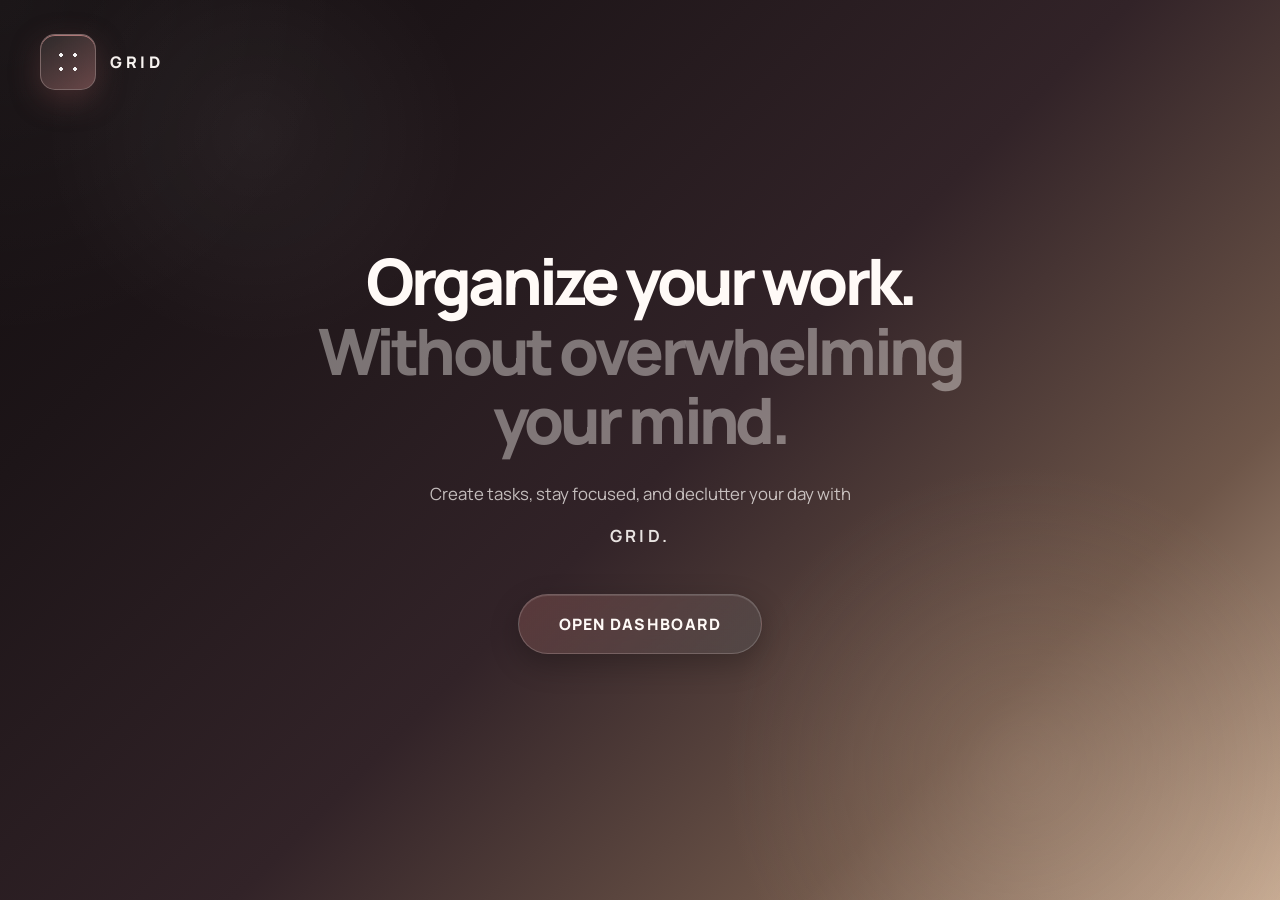
<file: index.html>
<!DOCTYPE html>
<html lang="en">

<head>
    <meta charset="UTF-8" />
    <meta name="viewport" content="width=device-width, initial-scale=1.0" />
    <title>GRID • TaskManagementApp</title>

    <link href="https://fonts.googleapis.com/css2?family=Manrope:wght@400;500;600;700;800&display=swap"
        rel="stylesheet">

    <link rel="stylesheet" href="css/global.css" />
    <link rel="stylesheet" href="css/home.css" />
</head>

<body>
    <main class="home-page">
        <div class="brand">
            <div class="logo"></div>
            <div class="brand-copy">
                <span class="brand-name">GRID</span>
            </div>
        </div>

        <section class="hero">
            <h1>
                Organize your work.<br>
                <span>Without overwhelming your mind.</span>
            </h1>

            <p class="description">
                Create tasks, stay focused, and declutter your day with
                <span class="brand-line">GRID.</span>
            </p>

            <a href="dashboard.html" class="dashboard-btn">
                OPEN DASHBOARD
            </a>
        </section>
    </main>
</body>

</html>
</file>
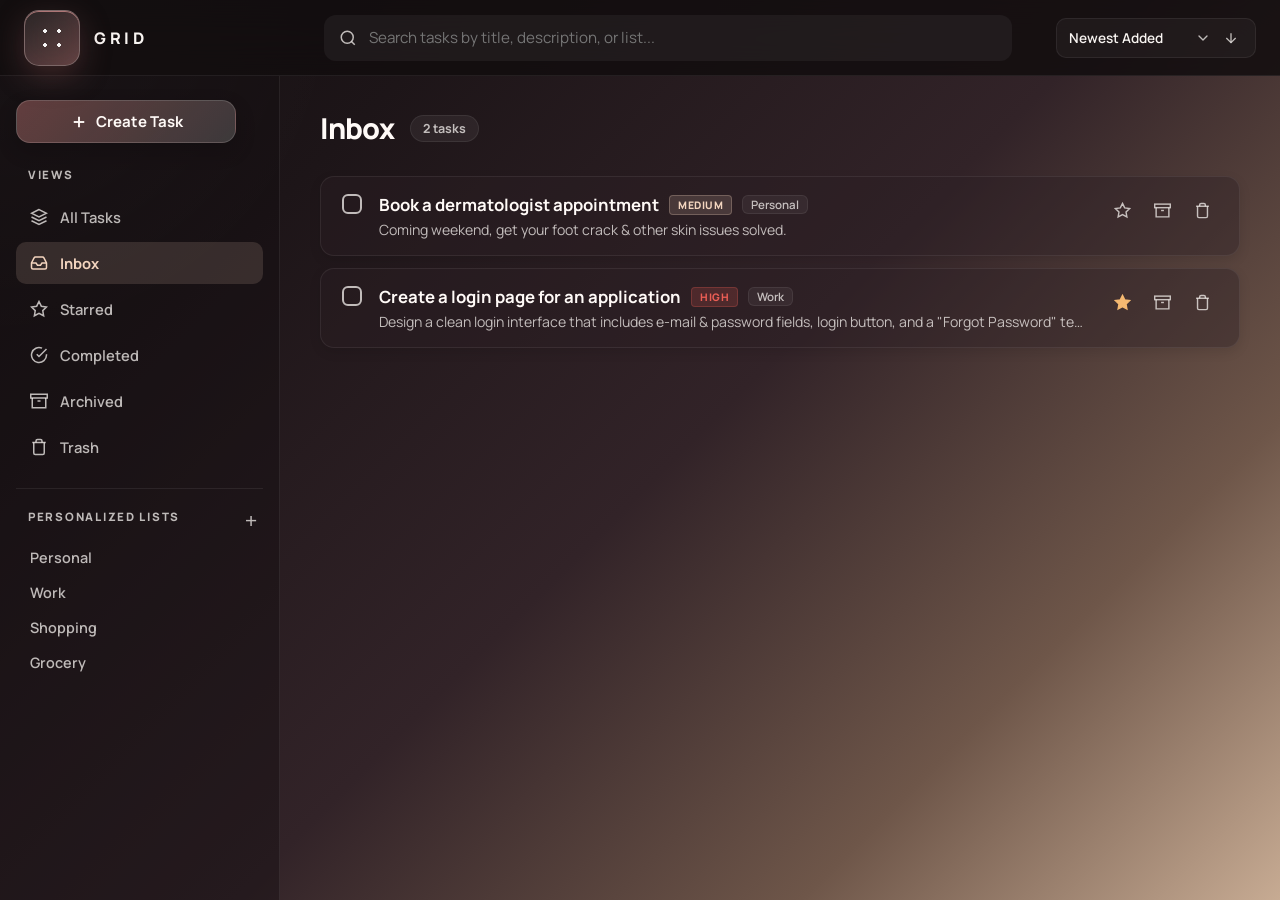
<file: dashboard.html>
<!DOCTYPE html>
<html lang="en">

<head>
    <meta charset="UTF-8" />
    <meta name="viewport" content="width=device-width, initial-scale=1.0" />
    <title>GRID • Dashboard</title>
    <link href="https://fonts.googleapis.com/css2?family=Manrope:wght@400;500;600;700;800&display=swap"
        rel="stylesheet">
    <link rel="stylesheet" href="css/global.css" />
    <link rel="stylesheet" href="css/dashboard.css" />
</head>

<body>
    <header class="topbar">
        <div class="topbar-left">
            <button class="sidebar-toggle" id="sidebarToggle" aria-label="Toggle Navigation Sidebar">
                <div class="logo"></div>
                <span class="brand-name">GRID</span>
            </button>
        </div>

        <div class="topbar-center">
            <div class="search-container">
                <svg class="search-icon" viewBox="0 0 24 24" fill="none" stroke="currentColor" stroke-width="2">
                    <circle cx="11" cy="11" r="8"></circle>
                    <line x1="21" y1="21" x2="16.65" y2="16.65"></line>
                </svg>
                <input type="text" id="searchInput" placeholder="Search tasks by title, description, or list..."
                    autocomplete="off">
                <button id="clearSearchBtn" class="clear-search-btn" aria-label="Clear search"
                    title="Clear Search">&times;</button>
            </div>
        </div>

        <div class="topbar-right">
            <div class="sort-filter-group">
                <select id="sortBy" class="control-select" title="Sort Criteria">
                    <option value="newest">Newest Added</option>
                    <option value="alpha">Alphabetical (A-Z)</option>
                    <option value="priority">Priority Order</option>
                </select>
                <button id="sortOrderToggle" class="icon-toggle-btn" title="Toggle Sort Order Direction"
                    aria-label="Toggle order direction">
                    <svg id="sortOrderIcon" viewBox="0 0 24 24" fill="none" stroke="currentColor" stroke-width="2">
                        <line x1="12" y1="5" x2="12" y2="19"></line>
                        <polyline points="19 12 12 19 5 12"></polyline>
                    </svg>
                </button>
            </div>
        </div>
    </header>

    <div class="app-container">
        <aside class="sidebar" id="sidebarPanel">
            <div class="sidebar-scroll-wrapper">
                <button id="openCreateModalBtn" class="create-task-btn">
                    <svg viewBox="0 0 24 24" fill="none" stroke="currentColor" stroke-width="2.5">
                        <line x1="12" y1="5" x2="12" y2="19"></line>
                        <line x1="5" y1="12" x2="19" y2="12"></line>
                    </svg>
                    <span>Create Task</span>
                </button>

                <nav class="sidebar-nav">
                    <div class="nav-section-title">Views</div>
                    <button class="nav-item active" data-view="all">
                        <svg viewBox="0 0 24 24" fill="none" stroke="currentColor" stroke-width="2">
                            <path d="M12 2L2 7l10 5 10-5-10-5zM2 17l10 5 10-5M2 12l10 5 10-5"></path>
                        </svg>
                        <span>All Tasks</span>
                    </button>
                    <button class="nav-item" data-view="inbox">
                        <svg viewBox="0 0 24 24" fill="none" stroke="currentColor" stroke-width="2">
                            <polyline points="22 12 16 12 14 15 10 15 8 12 2 12"></polyline>
                            <path
                                d="M5.45 5.11L2 12v6a2 2 0 0 0 2 2h16a2 2 0 0 0 2-2v-6l-3.45-6.89A2 2 0 0 0 16.76 4H7.24a2 2 0 0 0-1.79 1.11z">
                            </path>
                        </svg>
                        <span>Inbox</span>
                    </button>
                    <button class="nav-item" data-view="starred">
                        <svg viewBox="0 0 24 24" fill="none" stroke="currentColor" stroke-width="2">
                            <polygon
                                points="12 2 15.09 8.26 22 9.27 17 14.14 18.18 21.02 12 17.77 5.82 21.02 7 14.14 2 9.27 8.91 8.26 12 2">
                            </polygon>
                        </svg>
                        <span>Starred</span>
                    </button>
                    <button class="nav-item" data-view="completed">
                        <svg viewBox="0 0 24 24" fill="none" stroke="currentColor" stroke-width="2">
                            <path d="M22 11.08V12a10 10 0 1 1-5.93-9.14"></path>
                            <polyline points="22 4 12 14.01 9 11.01"></polyline>
                        </svg>
                        <span>Completed</span>
                    </button>
                    <button class="nav-item" data-view="archived">
                        <svg viewBox="0 0 24 24" fill="none" stroke="currentColor" stroke-width="2">
                            <polyline points="21 8 21 21 3 21 3 8"></polyline>
                            <rect x="1" y="3" width="22" height="5"></rect>
                            <line x1="10" y1="12" x2="14" y2="12"></line>
                        </svg>
                        <span>Archived</span>
                    </button>
                    <button class="nav-item" data-view="trash">
                        <svg viewBox="0 0 24 24" fill="none" stroke="currentColor" stroke-width="2">
                            <polyline points="3 6 5 6 21 6"></polyline>
                            <path d="M19 6v14a2 2 0 0 1-2 2H7a2 2 0 0 1-2-2V6m3 0V4a2 2 0 0 1 2-2h4a2 2 0 0 1 2 2v2">
                            </path>
                        </svg>
                        <span>Trash</span>
                    </button>
                </nav>

                <div class="sidebar-divider"></div>
                <div class="lists-section">
                    <div class="lists-header">
                        <span class="nav-section-title">Personalized Lists</span>
                        <button id="addListBtn" title="Create New List" aria-label="Add custom list">+</button>
                    </div>
                    <div id="customListsContainer" class="custom-lists-list">
                    </div>
                </div>
            </div>
        </aside>

        <main class="center-content">
            <div class="view-header-row">
                <h2 id="currentViewTitle">All Tasks</h2>
                <span id="taskCounter" class="task-counter-pill">0 tasks</span>
            </div>

            <div id="taskList" class="task-list-grid">
            </div>
        </main>

        <aside class="inspector-panel" id="inspectorPanel">
            <div class="inspector-header">
                <h3>Task Details</h3>
                <button id="closeInspectorBtn" class="close-btn" aria-label="Close details view">&times;</button>
            </div>
            <div id="inspectorContent" class="inspector-body">
            </div>
        </aside>
    </div>

    <div class="modal-overlay" id="taskModal">
        <div class="modal-window">
            <div class="modal-header">
                <h3 id="modalTitle">Create Task</h3>
                <button id="closeModalBtn" class="close-btn" aria-label="Close modal dialog">&times;</button>
            </div>
            <form id="taskForm" class="modal-body">
                <input type="hidden" id="formTaskId" value="">

                <div class="form-group">
                    <label for="taskTitleInput">Task Title *</label>
                    <input type="text" id="taskTitleInput" placeholder="What needs to be done?" required
                        maxLength="120">
                </div>

                <div class="form-group">
                    <label for="taskDescInput">Description</label>
                    <textarea id="taskDescInput" rows="4"
                        placeholder="Add more information or notes here..."></textarea>
                </div>

                <div class="form-row">
                    <div class="form-group">
                        <label for="taskCategorySelect">Assign List</label>
                        <select id="taskCategorySelect">
                            <option value="">None (Unassigned)</option>
                        </select>
                    </div>

                    <div class="form-group">
                        <label for="taskPrioritySelect">Priority Level</label>
                        <select id="taskPrioritySelect">
                            <option value="low">Low Priority</option>
                            <option value="medium" selected>Medium Priority</option>
                            <option value="high">High Priority</option>
                        </select>
                    </div>
                </div>

                <div class="modal-footer">
                    <button type="button" id="cancelModalBtn" class="btn btn-secondary">Cancel</button>
                    <button type="submit" id="submitModalBtn" class="btn btn-primary">Save Task</button>
                </div>
            </form>
        </div>
    </div>

    <div id="toastContainer" class="toast-stack"></div>
    <script src="js/dashboard.js"></script>
</body>

</html>
</file>
<file: css/global.css>
* {
    margin: 0;
    padding: 0;
    box-sizing: border-box;
}

:root {
    --bg:
        radial-gradient(circle at top left,
            rgba(255, 255, 255, 0.04),
            transparent 22%),
        linear-gradient(135deg,
            #120d0f 0%,
            #1d1518 22%,
            #322328 52%,
            #6e5649 78%,
            #c7ab93 100%);

    --text: #f8f4f1;
    --muted: rgba(248, 244, 241, 0.74);
    --accent: #f3d5bf;
    --accent-text: #1a1315;
    --font-main: "Manrope", sans-serif;
}

html,
body {
    min-height: 100%;
    font-family: var(--font-main);
    -webkit-font-smoothing: antialiased;
    -moz-osx-font-smoothing: grayscale;
}

body.light-theme {
    --bg: #f4f4f5;
    --text: #111111;
    --muted: #555555;
}

.brand {
    display: flex;
    align-items: center;
    gap: 14px;
}

.logo {
    width: 56px;
    height: 56px;
    border-radius: 15px;
    position: relative;
    overflow: hidden;
    flex-shrink: 0;

    display: flex;
    align-items: center;
    justify-content: center;

    background:
        linear-gradient(145deg,
            rgba(58, 54, 54, 0.616),
            rgba(174, 115, 115, 0.522));

    border: 1px solid rgba(129, 108, 108, 0.934);
    backdrop-filter: blur(18px);

    box-shadow:
        inset 0 1px 0 rgba(195, 131, 131, 0.849),
        0 10px 30px rgba(121, 75, 75, 0.418);
}

/* logo symbol */

.logo::before {
    content: "";
    width: 24px;
    height: 24px;
    border-radius: 12px;
    background:
        radial-gradient(circle at 5px 5px,
            rgba(255, 255, 255, 0.95) 0 2px,
            transparent 2.1px),

        radial-gradient(circle at 19px 5px,
            rgba(255, 255, 255, 0.95) 0 2px,
            transparent 2.1px),

        radial-gradient(circle at 5px 19px,
            rgba(255, 255, 255, 0.95) 0 2px,
            transparent 2.1px),

        radial-gradient(circle at 19px 19px,
            rgba(255, 255, 255, 0.95) 0 2px,
            transparent 2.1px);
}

.brand-name {
    color: var(--text);
    font-size: 1rem;
    font-weight: 800;
    letter-spacing: 0.22em;
    text-transform: uppercase;
}
</file>
<file: css/home.css>
body {
    background: var(--bg);
    color: var(--text);
}

.background-glow {
    position: absolute;
    border-radius: 50%;
    filter: blur(100px);
    opacity: 0.25;
    pointer-events: none;
    will-change: transform;
}

.home-page {
    min-height: 100dvh;
    display: flex;
    flex-direction: column;
    align-items: center;
    justify-content: center;
    text-align: center;
    padding: 40px 32px;
    position: relative;
    overflow: hidden;
    z-index: 1;
}

.home-page::before {
    content: "";
    position: absolute;
    inset: 0;
    background:
        radial-gradient(circle at 20% 15%,
            rgba(255, 255, 255, 0.05),
            transparent 18%),

        radial-gradient(circle at 80% 85%,
            rgba(199, 171, 147, 0.20),
            transparent 24%);

    opacity: 0.95;
    pointer-events: none;
    z-index: 0;
}

.brand {
    position: absolute;
    top: 34px;
    left: 40px;
    z-index: 2;
}

.hero {
    flex: 1;
    display: flex;
    flex-direction: column;
    justify-content: center;
    align-items: center;
    max-width: 820px;
    position: relative;
    z-index: 1;
    animation: heroFade 1.1s ease;
}

/* "Organize your work." in the heading */

.hero h1 {
    font-size: clamp(2.4rem, 5vw, 4.2rem);
    line-height: 1.08;
    letter-spacing: -0.06em;
    font-weight: 800;
    margin-bottom: 24px;
    max-width: 720px;
    overflow-wrap: break-word;
    color: #fffaf7;
}

/* "Without overwhelming your mind." in the heading */

.hero h1 span {
    opacity: 0.48;
    color: rgba(248, 244, 241, 0.86);
}

.description {
    max-width: 540px;
    margin-bottom: 42px;
    color: var(--muted);
    font-size: 1.05rem;
    line-height: 1.9;
}

/* "GRID." in the description */

.brand-line {
    display: block;
    margin-top: 10px;
    text-align: center;
    font-weight: 700;
    letter-spacing: 0.18em;
    text-transform: uppercase;
    color: var(--text);
    opacity: 0.92;
}

.dashboard-btn {
    display: inline-flex;
    align-items: center;
    justify-content: center;
    min-width: 190px;
    padding: 18px 40px;
    border-radius: 999px;
    background:
        linear-gradient(135deg,
            rgba(118, 73, 73, 0.579),
            rgba(87, 85, 85, 0.49));

    color: #fffaf7;
    border: 1px solid rgba(255, 255, 255, 0.18);
    backdrop-filter: blur(16px);
    text-decoration: none;

    font-size: 0.98rem;
    font-weight: 800;
    letter-spacing: 0.08em;
    text-transform: uppercase;

    cursor: pointer;
    position: relative;
    overflow: hidden;
    transition:
        transform 0.28s ease,
        box-shadow 0.28s ease,
        background 0.28s ease,
        border-color 0.28s ease;

    box-shadow:
        0 10px 30px rgba(0, 0, 0, 0.24),
        inset 0 1px 0 rgba(255, 255, 255, 0.12);
}

.dashboard-btn:hover {
    transform: translateY(-2px) scale(1.015);
    background:
        linear-gradient(135deg,
            rgba(255, 255, 255, 0.28),
            rgba(255, 255, 255, 0.16));

    border-color: rgba(255, 255, 255, 0.26);
    box-shadow:
        0 18px 50px rgba(0, 0, 0, 0.32),
        0 0 22px rgba(243, 213, 191, 0.18),
        inset 0 1px 0 rgba(255, 255, 255, 0.18);
}

.dashboard-btn::before {
    content: "";
    position: absolute;
    top: 0;
    left: -120%;
    width: 70%;
    height: 100%;
    background:
        linear-gradient(90deg,
            transparent,
            rgba(255, 255, 255, 0.22),
            transparent);

    transform: skewX(-20deg);
    transition: left 0.7s ease;
}

@media (max-width: 768px) {
    .brand {
        top: 24px;
        left: 24px;
    }

    .hero {
        margin-top: 40px;
    }

    .hero h1 {
        font-size: clamp(2.5rem, 10vw, 3rem);
        line-height: 1.05;
    }

    .description {
        font-size: 1rem;
        line-height: 1.8;
        max-width: 90%;
    }

    .dashboard-btn {
        width: 100%;
        max-width: 280px;
    }
}

@keyframes heroFade {
    from {
        opacity: 0;
        transform: translateY(20px);
    }

    to {
        opacity: 1;
        transform: translateY(0);
    }
}
</file>
<file: css/dashboard.css>
body {
    background: var(--bg);
    color: var(--text);
    overflow-x: hidden;
}

:root {
    --topbar-height: 76px;
    --sidebar-width: 280px;
    --inspector-width: 380px;
    --glass-bg: rgba(26, 19, 21, 0.45);
    --glass-border: rgba(255, 255, 255, 0.07);
    --surface-card: rgba(43, 32, 36, 0.4);
    --surface-hover: rgba(243, 213, 191, 0.08);
    --shadow-premium: 0 16px 40px rgba(0, 0, 0, 0.45);
}

html {
    scroll-behavior: smooth;
}

*,
*::before,
*::after {
    box-sizing: border-box;
}

.topbar {
    position: fixed;
    top: 0;
    left: 0;
    right: 0;
    height: calc(var(--topbar-height) + env(safe-area-inset-top));
    background: rgba(18, 13, 15, 0.85);
    backdrop-filter: blur(20px);
    -webkit-backdrop-filter: blur(20px);
    border-bottom: 1px solid var(--glass-border);
    display: grid;
    grid-template-columns: var(--sidebar-width) 1fr auto;
    align-items: center;
    padding: 0 24px 0 0;
    z-index: 100;
}

.topbar-left {
    padding-left: 24px;
    display: flex;
    align-items: center;
}

.sidebar-toggle {
    background: transparent;
    border: none;
    display: flex;
    align-items: center;
    gap: 14px;
    cursor: pointer;
    text-align: left;
    outline: none;
    padding: 4px;
    border-radius: 8px;
}

.sidebar-toggle:focus-visible {
    box-shadow: 0 0 0 2px var(--accent);
}

.topbar-center {
    display: flex;
    justify-content: center;
    width: 100%;
    max-width: 720px;
    margin: 0 auto;
    padding: 0 16px;
}

.search-container {
    position: relative;
    width: 100%;
    display: flex;
    align-items: center;
    background: rgba(255, 255, 255, 0.05);
    border: 1px solid transparent;
    border-radius: 12px;
    padding: 0 14px;
    transition: background 0.2s, border-color 0.2s;
}

.search-container:focus-within {
    background: rgba(26, 19, 21, 0.9);
    border-color: rgba(243, 213, 191, 0.35);
    box-shadow: 0 4px 20px rgba(0, 0, 0, 0.2);
}

.search-icon {
    width: 18px;
    height: 18px;
    color: var(--muted);
    flex-shrink: 0;
}

.search-container input {
    width: 100%;
    height: 44px;
    background: transparent;
    border: none;
    outline: none;
    color: var(--text);
    font-family: var(--font-main);
    font-size: 0.95rem;
    padding: 0 12px;
}

.clear-search-btn {
    background: transparent;
    border: none;
    color: var(--muted);
    font-size: 1.4rem;
    cursor: pointer;
    padding: 0 4px;
    display: none;
}

.clear-search-btn:hover {
    color: var(--text);
}

.topbar-right {
    display: flex;
    align-items: center;
    gap: 12px;
}

.sort-filter-group {
    display: flex;
    align-items: center;
    background: rgba(255, 255, 255, 0.04);
    border: 1px solid var(--glass-border);
    border-radius: 10px;
    padding: 2px 8px 2px 4px;
}

.control-select {
    background: transparent;
    border: none;
    outline: none;
    color: var(--text);
    font-family: var(--font-main);
    font-size: 0.85rem;
    font-weight: 600;
    padding: 8px 24px 8px 8px;
    cursor: pointer;
    appearance: none;
    -webkit-appearance: none;
    background-image: url("data:image/svg+xml;utf8,<svg xmlns='http://www.w3.org/2000/svg' width='16' height='16' viewBox='0 0 24 24' fill='none' stroke='rgba(248,244,241,0.74)' stroke-width='2' stroke-linecap='round' stroke-linejoin='round'><polyline points='6 9 12 15 18 9'></polyline></svg>");
    background-repeat: no-repeat;
    background-position: right 4px center;
}

.control-select option {
    background-color: #1a1315 !important;
    color: #f8f4f1 !important;
}

.icon-toggle-btn {
    background: transparent;
    border: none;
    color: var(--muted);
    width: 32px;
    height: 32px;
    border-radius: 8px;
    display: flex;
    align-items: center;
    justify-content: center;
    cursor: pointer;
    transition: background 0.2s, color 0.2s;
}

.icon-toggle-btn:hover {
    background: rgba(255, 255, 255, 0.06);
    color: var(--text);
}

.icon-toggle-btn svg {
    width: 16px;
    height: 16px;
    transition: transform 0.2s;
}

.app-container {
    position: fixed;
    top: calc(var(--topbar-height) + env(safe-area-inset-top));
    bottom: 0;
    left: 0;
    right: 0;
    display: flex;
    overflow: hidden;
}

.sidebar {
    width: var(--sidebar-width);
    height: 100%;
    background: rgba(18, 13, 15, 0.4);
    border-right: 1px solid var(--glass-border);
    flex-shrink: 0;
    transition: transform 0.3s cubic-bezier(0.4, 0, 0.2, 1);
    z-index: 80;
}

.sidebar-scroll-wrapper {
    height: 100%;
    overflow-y: auto;
    overflow-x: hidden;
    padding: 24px 16px;
}

.create-task-btn {
    display: flex;
    flex-direction: row;
    align-items: center;
    justify-content: center;
    gap: 8px;
    width: 100%;
    max-width: 220px;
    box-sizing: border-box;
    padding: 10px 16px;
    border-radius: 14px;
    background: linear-gradient(135deg, rgba(118, 73, 73, 0.8), rgba(87, 85, 85, 0.6));
    border: 1px solid rgba(255, 255, 255, 0.15);
    color: #fffaf7;
    font-family: var(--font-main);
    font-size: 15px;
    font-weight: 700;
    cursor: pointer;
    margin-bottom: 24px;
    box-shadow: 0 8px 20px rgba(0, 0, 0, 0.2);
    transition: transform 0.2s, box-shadow 0.2s, background 0.2s;
}

.create-task-btn svg {
    width: 18px;
    height: 18px;
    flex-shrink: 0;
}

.create-task-btn:hover {
    transform: translateY(-1px);
    background: linear-gradient(135deg, rgba(140, 88, 88, 0.9), rgba(105, 102, 102, 0.7));
    box-shadow: 0 12px 24px rgba(0, 0, 0, 0.3);
}

.nav-section-title {
    font-size: 0.72rem;
    text-transform: uppercase;
    letter-spacing: 0.15em;
    color: var(--muted);
    font-weight: 800;
    padding-left: 12px;
    margin-bottom: 10px;
}

.sidebar-nav {
    display: flex;
    flex-direction: column;
    gap: 4px;
}

.nav-item {
    width: 100%;
    padding: 11px 14px;
    border-radius: 10px;
    background: transparent;
    border: none;
    color: var(--muted);
    font-family: var(--font-main);
    font-size: 0.92rem;
    font-weight: 600;
    display: flex;
    align-items: center;
    gap: 12px;
    cursor: pointer;
    text-align: left;
    transition: background 0.2s, color 0.2s;
}

.nav-item:hover {
    background: var(--surface-hover);
    color: var(--text);
}

.nav-item.active {
    background: rgba(243, 213, 191, 0.14);
    color: var(--accent);
    font-weight: 700;
}

.nav-item svg {
    width: 18px;
    height: 18px;
    flex-shrink: 0;
}

.sidebar-divider {
    height: 1px;
    background: var(--glass-border);
    margin: 20px 0;
}

.lists-header {
    display: flex;
    align-items: center;
    justify-content: space-between;
    margin-bottom: 8px;
}

#addListBtn {
    background: transparent;
    border: none;
    color: var(--muted);
    font-size: 1.3rem;
    cursor: pointer;
    line-height: 1;
    width: 24px;
    height: 24px;
    border-radius: 6px;
    display: flex;
    align-items: center;
    justify-content: center;
}

#addListBtn:hover {
    background: rgba(255, 255, 255, 0.05);
    color: var(--text);
}

.custom-lists-list {
    display: flex;
    flex-direction: column;
    gap: 4px;
}

.list-item-row {
    display: flex;
    align-items: center;
    justify-content: space-between;
    width: 100%;
    padding: 4px 6px 4px 14px;
    border-radius: 8px;
    cursor: pointer;
    transition: background 0.2s;
    font-size: 0.9rem;
    color: var(--muted);
    font-weight: 600;
    border: none;
    background: transparent;
    text-align: left;
}

.list-item-row:hover,
.list-item-row.active {
    background: rgba(255, 255, 255, 0.04);
    color: var(--text);
}

.list-item-row.active {
    border-left: 3px solid var(--accent);
    border-radius: 0 8px 8px 0;
    padding-left: 11px;
}

.list-actions {
    display: flex;
    gap: 2px;
    opacity: 0;
    transition: opacity 0.2s;
}

.list-item-row:hover .list-actions {
    opacity: 1;
}

.list-action-btn {
    background: transparent;
    border: none;
    color: var(--muted);
    padding: 4px;
    cursor: pointer;
    border-radius: 4px;
}

.list-action-btn:hover {
    background: rgba(255, 255, 255, 0.1);
    color: var(--text);
}

.center-content {
    flex: 1;
    height: 100%;
    min-height: 0;
    overflow-y: auto;
    padding: 32px 40px;
    transition: padding 0.3s ease;
}

.view-header-row {
    display: flex;
    align-items: center;
    gap: 16px;
    margin-bottom: 28px;
}

.view-header-row h2 {
    font-size: 1.8rem;
    font-weight: 800;
    letter-spacing: -0.03em;
    color: #fffaf7;
}

.task-counter-pill {
    background: rgba(255, 255, 255, 0.06);
    border: 1px solid var(--glass-border);
    padding: 4px 12px;
    border-radius: 99px;
    font-size: 0.78rem;
    font-weight: 700;
    color: var(--muted);
}

.task-list-grid {
    display: flex;
    flex-direction: column;
    gap: 12px;
}

.task-card {
    background: var(--surface-card);
    border: 1px solid var(--glass-border);
    border-radius: 14px;
    padding: 16px 20px;
    display: grid;
    grid-template-columns: auto 1fr auto;
    align-items: start;
    gap: 16px;
    cursor: pointer;
    box-shadow: 0 4px 12px rgba(0, 0, 0, 0.1);
    transition: transform 0.2s, border-color 0.2s, background-color 0.2s, box-shadow 0.2s;
}

.task-card:hover {
    transform: translateY(-2px) scale(1.005);
    border-color: rgba(243, 213, 191, 0.2);
    background-color: rgba(56, 42, 47, 0.5);
    box-shadow: 0 8px 24px rgba(0, 0, 0, 0.2);
}

.task-card.active-inspection {
    border-color: rgba(243, 213, 191, 0.4);
    background-color: rgba(64, 48, 54, 0.6);
}

.task-card.state-completed {
    opacity: 0.55;
}

.task-card.state-completed .task-title {
    text-decoration: line-through;
    color: var(--muted);
}

.checkbox-container {
    display: flex;
    align-items: center;
    justify-content: center;
    width: 22px;
    height: 22px;
    position: relative;
}

.task-checkbox {
    appearance: none;
    -webkit-appearance: none;
    width: 20px;
    height: 20px;
    border: 2px solid var(--muted);
    border-radius: 6px;
    outline: none;
    cursor: pointer;
    transition: background 0.2s, border-color 0.2s;
    background: transparent;
}

.task-checkbox:checked {
    background: var(--accent);
    border-color: var(--accent);
}

.task-checkbox:checked::after {
    content: "";
    position: absolute;
    width: 5px;
    height: 10px;
    border: solid var(--accent-text);
    border-width: 0 2px 2px 0;
    transform: rotate(45deg);
    top: 4px;
    left: 8px;
}

.task-card-main {
    overflow: hidden;
}

.task-card-title-row {
    display: flex;
    align-items: center;
    gap: 10px;
    margin-bottom: 4px;
}

.task-title {
    font-size: 1.05rem;
    font-weight: 700;
    color: #fffaf7;
    white-space: nowrap;
    overflow: hidden;
    text-overflow: ellipsis;
}

.priority-tag {
    font-size: 0.65rem;
    font-weight: 800;
    text-transform: uppercase;
    padding: 2px 8px;
    border-radius: 4px;
    letter-spacing: 0.05em;
    flex-shrink: 0;
}

.priority-tag.priority-high {
    background: rgba(235, 94, 85, 0.18);
    color: #eb5e55;
    border: 1px solid rgba(235, 94, 85, 0.25);
}

.priority-tag.priority-medium {
    background: rgba(243, 213, 191, 0.15);
    color: var(--accent);
    border: 1px solid rgba(243, 213, 191, 0.25);
}

.priority-tag.priority-low {
    background: rgba(255, 255, 255, 0.06);
    color: var(--muted);
    border: 1px solid var(--glass-border);
}

.list-category-tag {
    font-size: 0.72rem;
    font-weight: 600;
    background: rgba(255, 255, 255, 0.05);
    border: 1px solid var(--glass-border);
    color: var(--muted);
    padding: 1px 8px;
    border-radius: 6px;
}

.task-snippet {
    font-size: 0.88rem;
    color: var(--muted);
    white-space: nowrap;
    overflow: hidden;
    text-overflow: ellipsis;
}

.task-card-actions {
    display: flex;
    align-items: center;
    margin-left: auto;
    gap: 6px;
}

.card-action-btn {
    background: transparent;
    border: none;
    color: var(--muted);
    width: 34px;
    height: 34px;
    border-radius: 8px;
    display: flex;
    align-items: center;
    justify-content: center;
    cursor: pointer;
    transition: background 0.15s, color 0.15s;
}

.card-action-btn:hover {
    background: rgba(255, 255, 255, 0.06);
    color: var(--text);
}

.card-action-btn.starred-active {
    color: #f5b971;
}

.card-action-btn svg {
    width: 17px;
    height: 17px;
}

.empty-state-frame {
    text-align: center;
    padding: 60px 20px;
    color: var(--muted);
    min-height: clamp(320px, 60vh, 700px);
    display: flex;
    flex-direction: column;
    align-items: center;
    justify-content: center;
}

.empty-state-frame svg {
    width: 48px;
    height: 48px;
    margin-bottom: 16px;
    opacity: 0.4;
}

.empty-state-frame h4 {
    color: #fffaf7;
    margin-bottom: 6px;
    font-size: 1.1rem;
}

.inspector-panel {
    width: 0;
    opacity: 0;
    pointer-events: none;
    overflow: hidden;
    transform: translateX(40px);
    height: 100%;
    background: rgba(26, 19, 21, 0.75);
    backdrop-filter: blur(24px);
    -webkit-backdrop-filter: blur(24px);
    border-left: 0 solid var(--glass-border);
    display: flex;
    flex-direction: column;
    transition:
        width 0.3s cubic-bezier(0.4, 0, 0.2, 1),
        border-width 0.3s ease,
        transform 0.3s ease,
        opacity 0.2s ease;
    flex-shrink: 0;
    z-index: 90;
}

.inspector-panel.panel-open {
    width: var(--inspector-width);
    border-left-width: 1px;
    transform: translateX(0);
    opacity: 1;
    pointer-events: auto;
}

.inspector-header {
    min-height: var(--topbar-height);
    padding: 0 24px;
    display: flex;
    align-items: center;
    justify-content: space-between;
    border-bottom: 1px solid var(--glass-border);
    flex-shrink: 0;
}

.inspector-header h3 {
    font-size: 1.1rem;
    font-weight: 700;
    color: #fffaf7;
}

.close-btn {
    background: transparent;
    border: none;
    color: var(--muted);
    font-size: 1.6rem;
    cursor: pointer;
    line-height: 1;
    width: 32px;
    height: 32px;
    border-radius: 50%;
    display: flex;
    align-items: center;
    justify-content: center;
}

.close-btn:hover {
    background: rgba(255, 255, 255, 0.06);
    color: var(--text);
}

.inspector-body {
    flex: 1;
    overflow-y: auto;
    min-height: 0;
    padding: 28px 24px;
    display: flex;
    flex-direction: column;
    gap: 20px;
}

.inspector-meta-box {
    background: rgba(255, 255, 255, 0.03);
    border: 1px solid var(--glass-border);
    border-radius: 12px;
    padding: 16px;
    display: flex;
    flex-direction: column;
    gap: 12px;
}

.meta-row {
    display: flex;
    justify-content: space-between;
    align-items: center;
    font-size: 0.88rem;
}

.meta-label {
    color: var(--muted);
    font-weight: 500;
}

.inspector-title {
    font-size: 1.4rem;
    font-weight: 800;
    color: #fffaf7;
    line-height: 1.25;
}

.inspector-desc {
    font-size: 0.95rem;
    line-height: 1.7;
    color: var(--muted);
    white-space: pre-wrap;
    background: rgba(0, 0, 0, 0.15);
    padding: 14px;
    border-radius: 10px;
    border: 1px solid rgba(255, 255, 255, 0.02);
}

.inspector-actions-footer {
    margin-top: auto;
    display: flex;
    flex-direction: column;
    gap: 10px;
    padding-top: 20px;
}

.modal-overlay {
    position: fixed;
    inset: 0;
    background: rgba(12, 8, 9, 0.75);
    backdrop-filter: blur(8px);
    display: flex;
    align-items: center;
    justify-content: center;
    z-index: 200;
    opacity: 0;
    pointer-events: none;
    transition: opacity 0.25s ease;
}

.modal-overlay.modal-active {
    opacity: 1;
    pointer-events: auto;
}

.modal-window {
    background: #1c1517;
    border: 1px solid rgba(255, 255, 255, 0.08);
    border-radius: 20px;
    width: 100%;
    max-width: 540px;
    max-height: 90dvh;
    box-shadow: var(--shadow-premium);
    overflow: hidden;
}

button.sidebar-toggle {
    font-family: inherit;
    font-weight: normal;
    background: none;
    border: none;
    padding: 0;
    cursor: pointer;
    display: flex;
    align-items: center;
}

.modal-header {
    padding: 20px 24px;
    border-bottom: 1px solid var(--glass-border);
    display: flex;
    align-items: center;
    justify-content: space-between;
}

.modal-header h3 {
    font-size: 1.2rem;
    font-weight: 700;
    color: #fffaf7;
}

.modal-body {
    padding: 24px;
    display: flex;
    overflow-y: auto;
    flex-direction: column;
    gap: 18px;
}

.form-group {
    display: flex;
    flex-direction: column;
    gap: 6px;
}

.form-group label {
    font-size: 0.8rem;
    font-weight: 700;
    text-transform: uppercase;
    letter-spacing: 0.05em;
    color: var(--muted);
}

.form-group input[type="text"],
.form-group textarea,
.form-group select {
    background: rgba(255, 255, 255, 0.04);
    border: 1px solid var(--glass-border);
    border-radius: 10px;
    padding: 12px 14px;
    color: var(--text);
    font-family: var(--font-main);
    font-size: 0.95rem;
    outline: none;
    transition: border-color 0.2s, background 0.2s;
}

.form-group input[type="text"]:focus,
.form-group textarea:focus,
.form-group select:focus {
    border-color: rgba(243, 213, 191, 0.4);
    background: rgba(0, 0, 0, 0.2);
}

.form-group select option {
    background-color: #1a1315;
    color: #f8f4f1;
}

.form-row {
    display: grid;
    grid-template-columns: 1fr 1fr;
    gap: 16px;
}

.modal-footer {
    display: flex;
    justify-content: flex-end;
    gap: 12px;
    margin-top: 8px;
}

.btn {
    padding: 11px 24px;
    border-radius: 10px;
    font-family: var(--font-main);
    font-size: 0.9rem;
    font-weight: 700;
    cursor: pointer;
    border: 1px solid transparent;
    transition: background 0.2s, transform 0.1s;
}

.btn-primary {
    background: var(--accent);
    color: var(--accent-text);
}

.btn-primary:hover {
    background: #e6c5ac;
}

.btn-secondary {
    background: rgba(255, 255, 255, 0.05);
    border-color: var(--glass-border);
    color: var(--text);
}

.btn-secondary:hover {
    background: rgba(255, 255, 255, 0.09);
}

.btn-danger {
    background: rgba(235, 94, 85, 0.15);
    border-color: rgba(235, 94, 85, 0.3);
    color: #eb5e55;
}

.btn-danger:hover {
    background: rgba(235, 94, 85, 0.25);
}

.mobile-overlay {
    position: fixed;
    inset: 0;
    background: rgba(0, 0, 0, 0.5);
    backdrop-filter: blur(4px);
    opacity: 0;
    pointer-events: none;
    transition: opacity 0.2s ease;
    z-index: 1000;
}

.mobile-overlay.active {
    opacity: 1;
    pointer-events: auto;
}

.btn:active,
.card-action-btn:active,
.icon-toggle-btn:active {
    transform: scale(0.96);
}

.toast-stack {
    position: fixed;
    bottom: 24px;
    right: 24px;
    display: flex;
    flex-direction: column;
    gap: 8px;
    z-index: 300;
}

.toast-message {
    background: #23191c;
    border: 1px solid rgba(243, 213, 191, 0.2);
    border-radius: 10px;
    padding: 12px 18px;
    color: var(--text);
    font-family: var(--font-main);
    font-size: 0.9rem;
    font-weight: 600;
    display: flex;
    align-items: center;
    gap: 16px;
    box-shadow: var(--shadow-premium);
    pointer-events: auto;
    animation: toastIn 0.3s cubic-bezier(0.175, 0.885, 0.32, 1.275) forwards;
}

.toast-undo-btn {
    background: transparent;
    border: none;
    color: var(--accent);
    font-family: var(--font-main);
    font-size: 0.85rem;
    font-weight: 700;
    text-transform: uppercase;
    cursor: pointer;
    padding: 2px 6px;
    border-radius: 4px;
}

.toast-undo-btn:hover {
    background: rgba(243, 213, 191, 0.1);
}

@keyframes toastIn {
    from {
        transform: translateY(12px) scale(0.95);
        opacity: 0;
    }

    to {
        transform: translateY(0) scale(1);
        opacity: 1;
    }
}

.toast-fade-out {
    animation: toastOut 0.25s ease forwards;
}

@keyframes toastOut {
    to {
        transform: translateY(-8px);
        opacity: 0;
    }
}

@media (max-width: 1024px) {
    :root {
        --sidebar-width: 240px;
        --inspector-width: 320px;
    }

    .center-content {
        padding: 24px;
    }
}

@media (max-width: 768px) {

    .card-action-btn,
    .icon-toggle-btn,
    .list-action-btn {
        min-width: 44px;
        min-height: 44px;
    }

    .topbar,
    .inspector-panel,
    .modal-overlay {
        backdrop-filter: blur(12px);
        -webkit-backdrop-filter: blur(12px);
    }

    .topbar,
    .sidebar,
    .inspector-panel {
        padding-top: env(safe-area-inset-top);
        padding-bottom: env(safe-area-inset-bottom);
    }

    .modal-window {
        width: calc(100% - 24px);
        max-height: 88dvh;
    }


    .topbar {
        grid-template-columns: auto 1fr;
        padding-right: 12px;
    }

    .topbar-right {
        display: none;
    }

    .sidebar {
        position: fixed;
        top: 0;
        left: 0;
        bottom: 0;
        width: 280px;
        z-index: 1010 !important;
        transform: translateX(-100%);
        transition: transform 0.25s ease;
        background: #150f11;
        box-shadow: 20px 0 40px rgba(0, 0, 0, 0.5);
    }

    .sidebar.drawer-active {
        transform: translateX(0);
    }

    .inspector-panel {
        position: fixed;
        bottom: 0;
        right: 0;
        left: 0;
        display: flex;
        flex-direction: column;
        overflow: hidden;
        width: 100% !important;
        max-width: none;
        transform: translateX(100%);
        transition: transform 0.25s cubic-bezier(0.4, 0, 0.2, 1);
        background: #1c1517;
        top: 0;
        z-index: 1100;
        height: 99vh;
        padding-top: 75px;
    }

    #inspectorContent {
        flex: 1;
        overflow-y: auto;
        padding: 20px;
        -webkit-overflow-scrolling: touch;
    }

    .inspector-panel.panel-open {
        transform: translateX(0);
        border-left: none;
    }

    .center-content {
        padding: 20px 16px;
    }

    .view-header-row h2 {
        font-size: 1.5rem;
    }

    .task-card {
        grid-template-columns: auto 1fr;
        gap: 12px;
        padding: 14px;
    }

    .task-card-actions {
        grid-column: span 2;
        justify-content: flex-end;
        border-top: 1px solid rgba(108, 35, 35, 0.03);
        padding-top: 8px;
        margin-top: 4px;
    }
}
</file>
